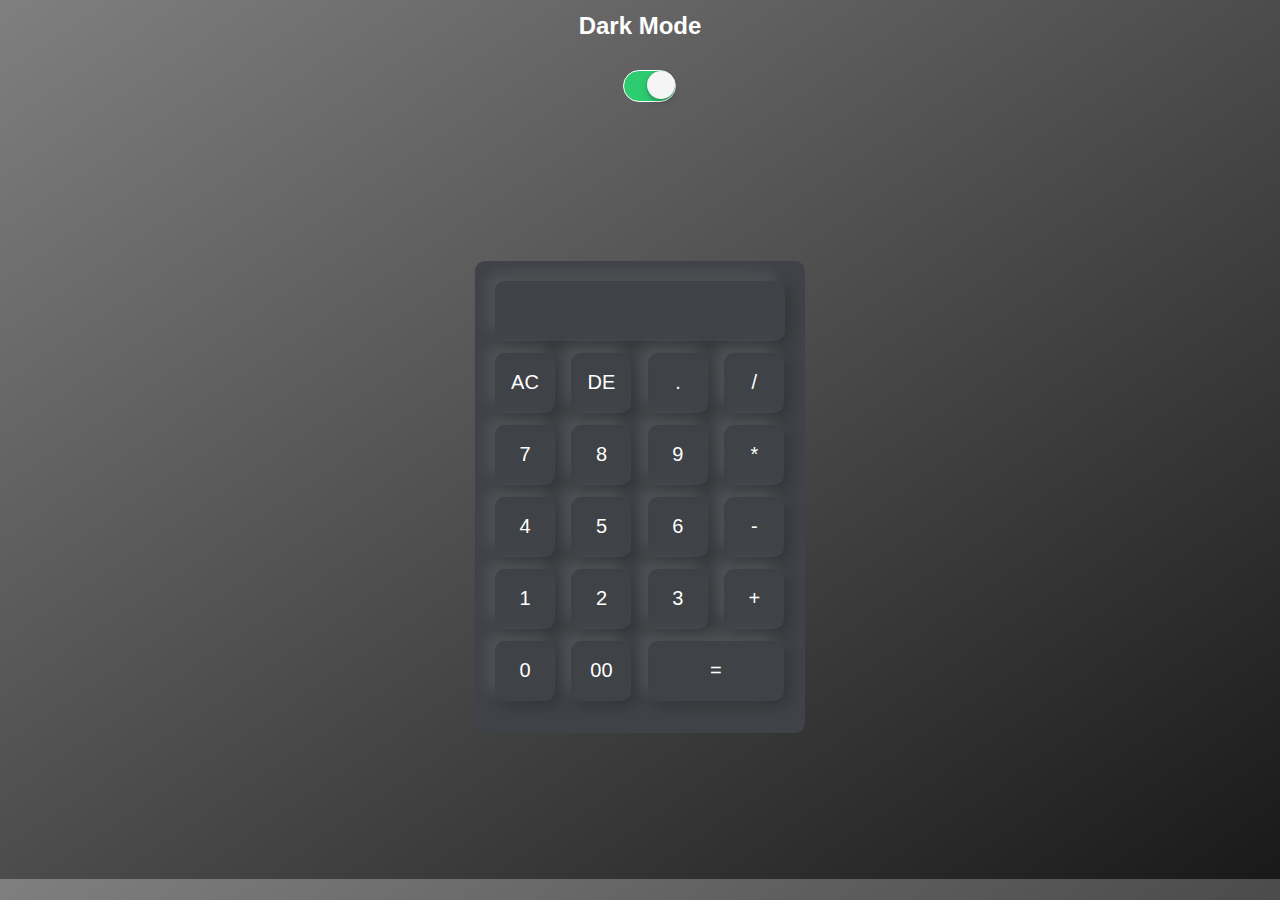
<file: Calculator/index.html>
<!DOCTYPE html>
<html lang="en">
<head>
  <meta charset="UTF-8">
  <meta name="viewport" content="width=device-width, initial-scale=1.0">
  <title>Calculator</title>
  <link rel="stylesheet" href="./style.css">
  <link rel="icon" type="image/x-icon" href="./images/calculator.ico">
</head>
<body>
  <div id="h2" class="heading__secondary"><h2>Dark Mode</h2></div>
  <div class="toggleWrapper">
    <input  type="checkbox" name="toggle1" class="mobileToggle" id="toggle1" checked>
    <label onclick="checked()" for="toggle1"></label>
  </div>
  <div class="container">
      <div id="C1" class="calculator">
        <form  class="calculator__form">
          <div>
            <input id="Display" type="text" name="display">
          </div>
          <div>
            <input id="input1" type="button" value="AC" onclick="AC()">
            <input id="input2" type="button" value="DE" onclick="DE()">
            <input id="input3" type="button" value="." onclick="addNumber('.')">
            <input id="input4" type="button" value="/" onclick="addNumber('/')">
          </div>
          <div>
            <input id="input5" type="button" value="7"  onclick="addNumber('7')">
            <input id="input6" type="button" value="8"onclick="addNumber('8')">
            <input id="input7" type="button" value="9" onclick="addNumber('9')">
            <input id="input8" type="button" value="*" onclick="addNumber('*')">
          </div>
          <div>
            <input id="input9" type="button" value="4"  onclick="addNumber('4')">
            <input id="input10" type="button" value="5" onclick="addNumber('5')">
            <input id="input11" type="button" value="6"  onclick="addNumber('6')">
            <input id="input12" type="button" value="-" onclick="addNumber('-')">
          </div>
          <div>
            <input id="input13" type="button" value="1"onclick="addNumber('1')">
            <input id="input14" type="button" value="2"  onclick="addNumber('2')">
            <input id="input15" type="button" value="3" onclick="addNumber('3')">
            <input id="input16" type="button" value="+"  onclick="addNumber('+')">
          </div>
          <div>
            <input id="input17" type="button" value="0" onclick="addNumber('0')">
            <input id="input18" type="button" value="00" onclick="addNumber('00')">
            <input id="LastOne"  type="button" value="=" onclick="solve()">
          </div>
        </form>
      </div>
  </div>
  <script src="./index.js"></script>
</body>
</html>
</file>
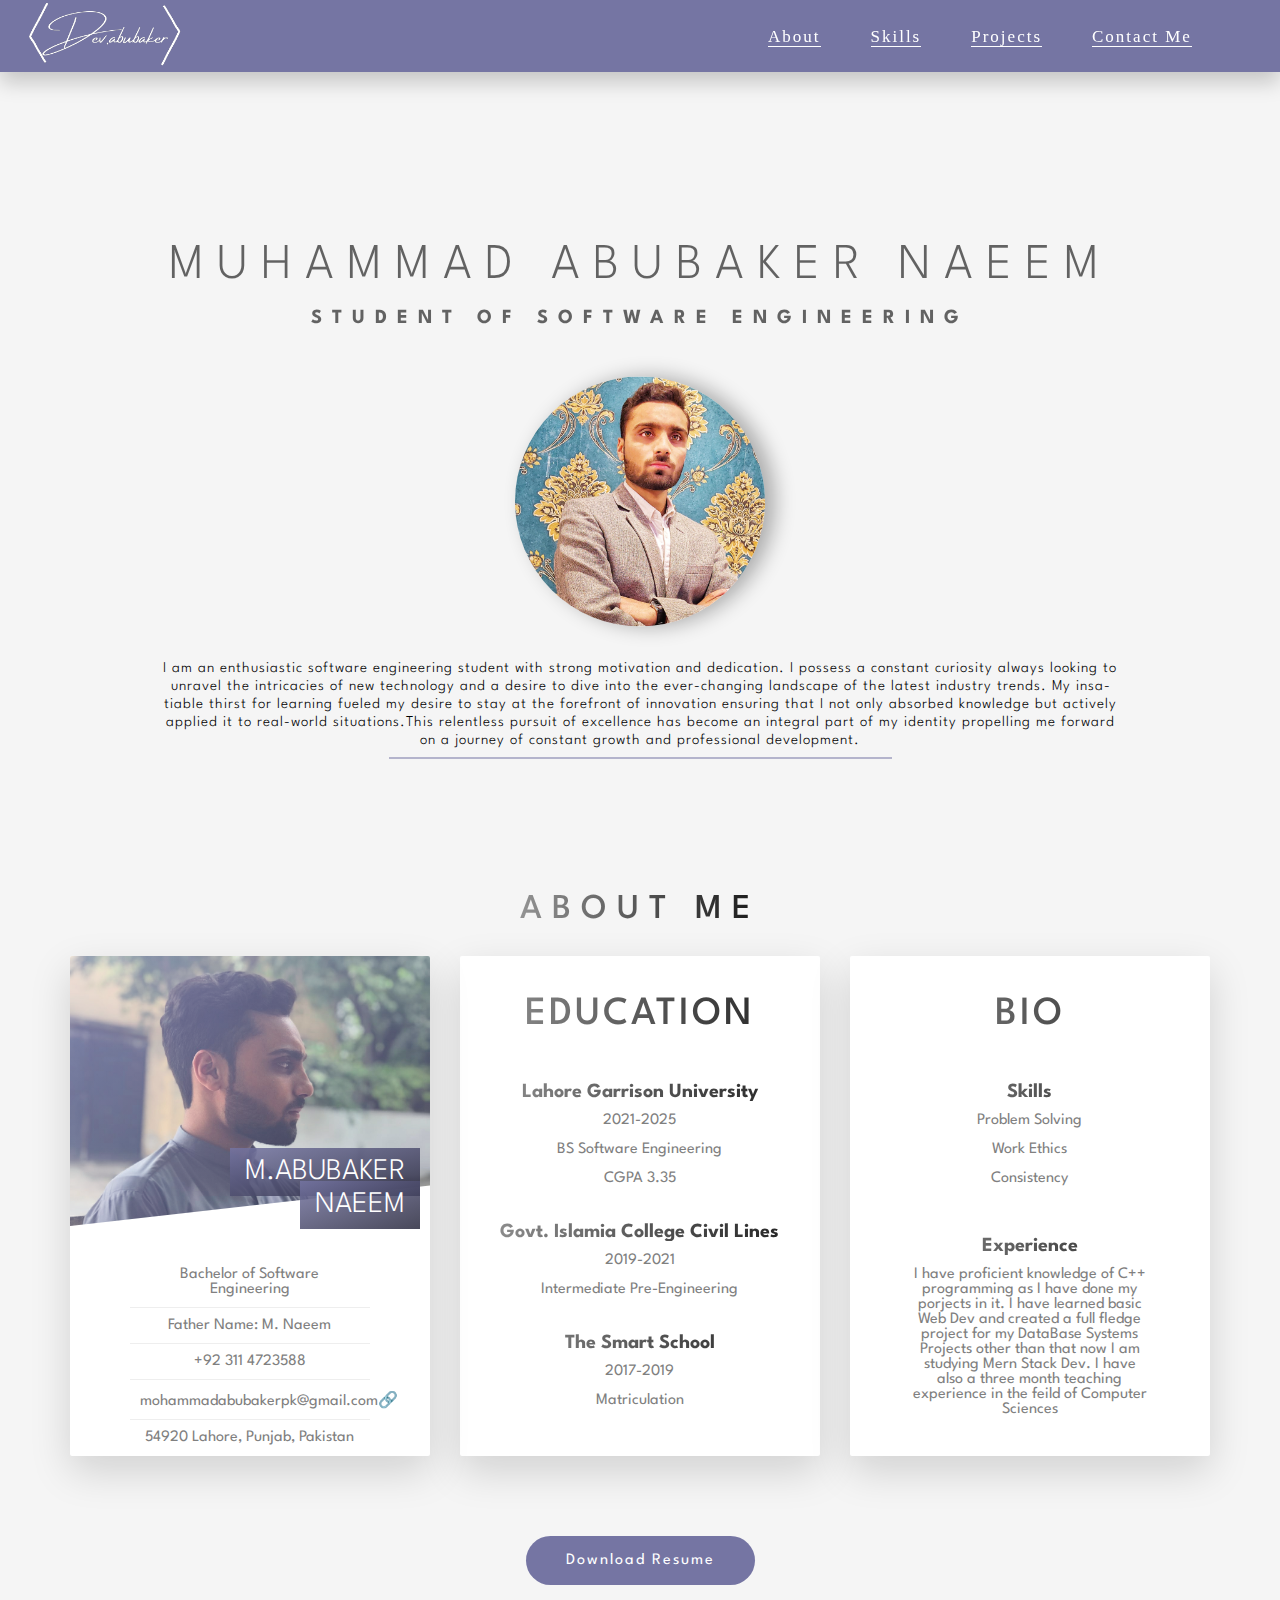
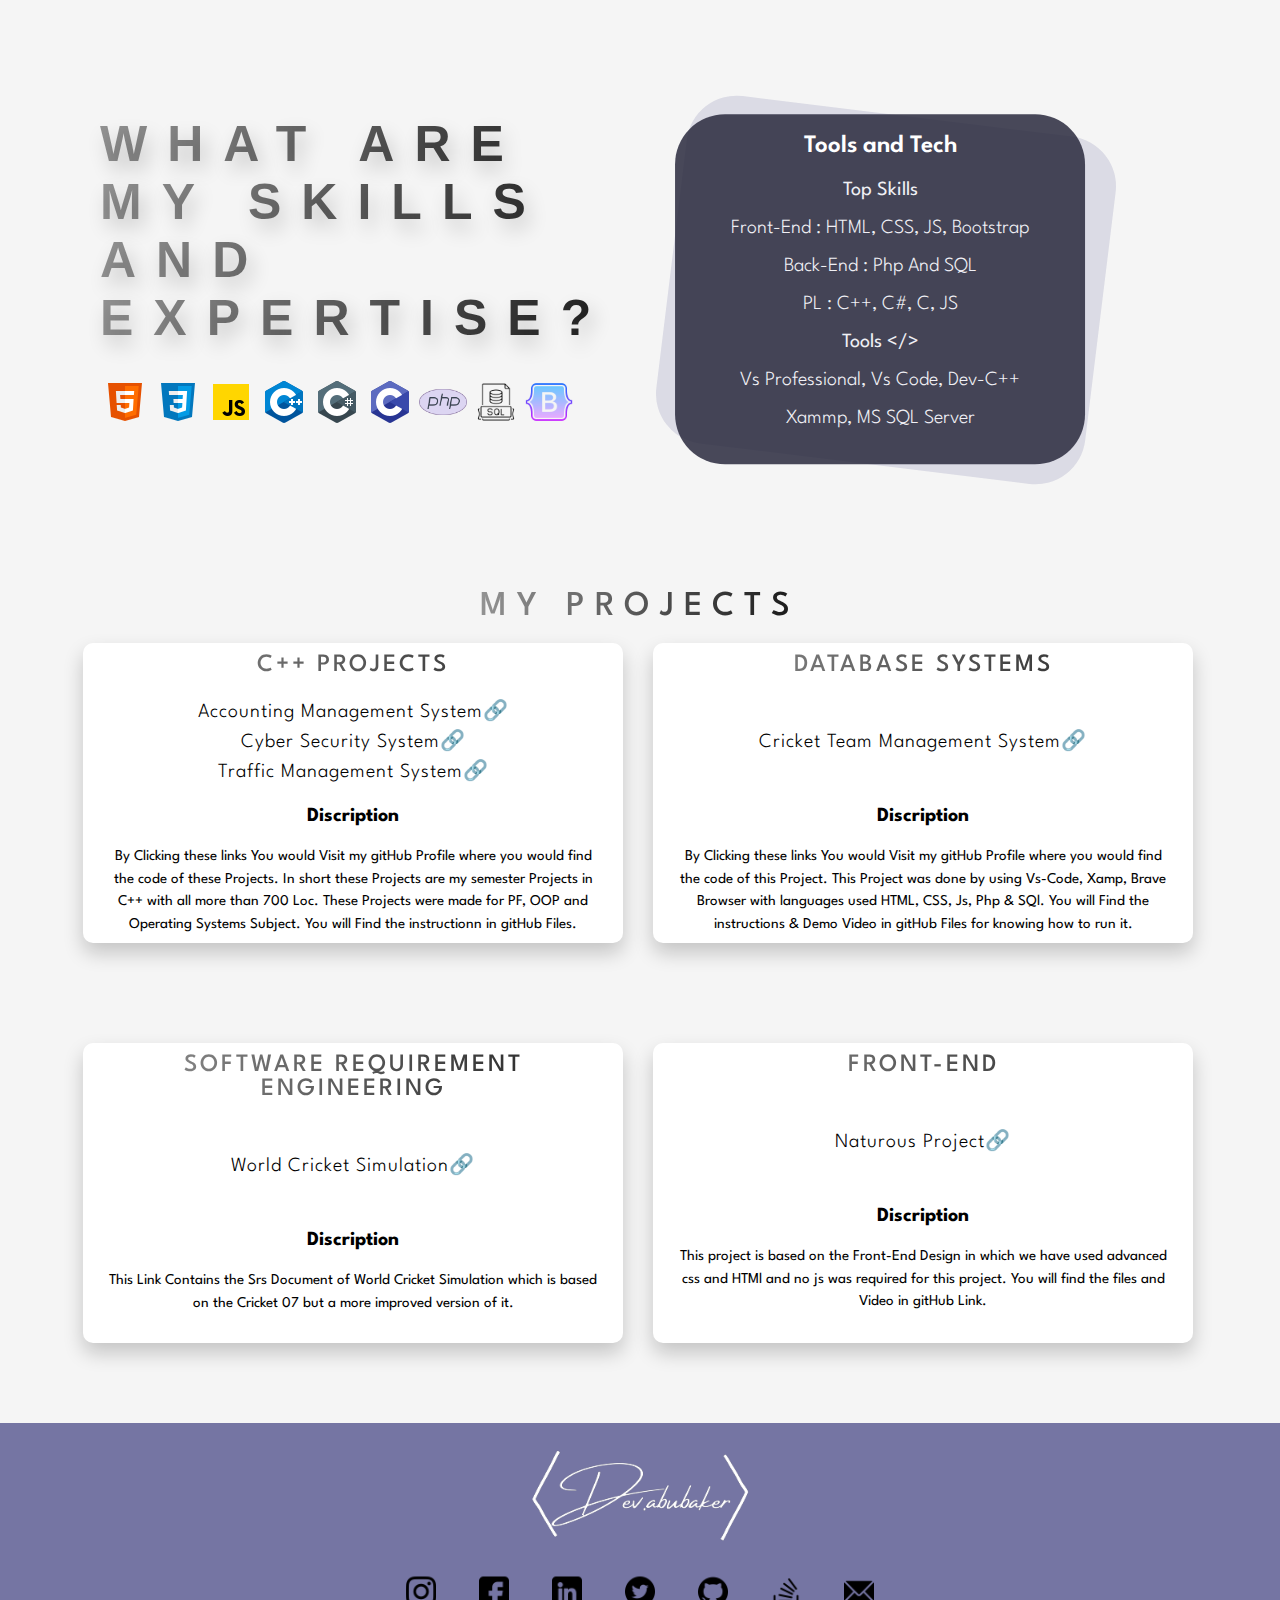
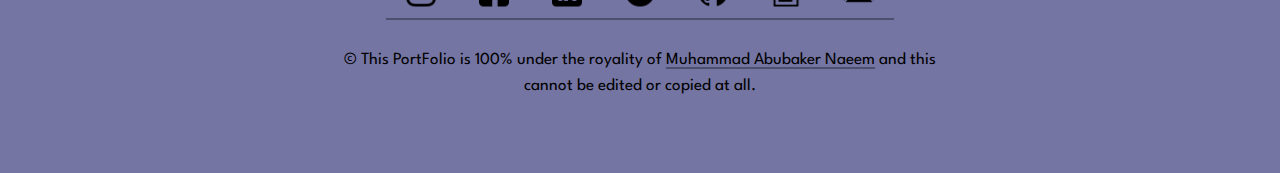
<file: MyPortFolio/index.html>
<!DOCTYPE html>
<html lang="en">

<head>
  <meta charset="UTF-8" />
  <meta name="viewport" content="width=device-width, initial-scale=1.0" />
  <link rel="preconnect" href="https://fonts.googleapis.com" />
  <link rel="preconnect" href="https://fonts.gstatic.com" crossorigin />
  <link
    href="https://fonts.googleapis.com/css2?family=Lato:ital,wght@0,100;0,300;0,400;0,700;0,900;1,400;1,700;1,900&family=League+Spartan:wght@100;200;300;400;600;700;800;900&display=swap"
    rel="stylesheet" />
  <title>PortFolio Abubaker-Naeem</title>
  <link rel="icon" type="image/x-icon" href="./images/logo.ico" />
  <link rel="stylesheet" href="./style.css" />
  <link rel="stylesheet" href="https://cdnjs.cloudflare.com/ajax/libs/font-awesome/6.4.2/css/all.min.css"
    integrity="sha512-z3gLpd7yknf1YoNbCzqRKc4qyor8gaKU1qmn+CShxbuBusANI9QpRohGBreCFkKxLhei6S9CQXFEbbKuqLg0DA=="
    crossorigin="anonymous" referrerpolicy="no-referrer" />
</head>

<body>
  <nav class="container navbar">
    <div class="navbar__logo-box">
      <img class="navbar__logo" src="./images/logo.png" alt="Logo" />
    </div>

    <ul class="navbar__list">
      <li><a class="list__elements" href="#section-about">About</a></li>
      <li><a class="list__elements" href="#section-skills">Skills</a></li>
      <li><a class="list__elements" href="#section-projects">Projects</a></li>
      <li><a class="list__elements" href="#footer">Contact Me</a></li>
    </ul>
  </nav>

  <header class="header">
    <div class="header__text-box">
      <h1 class="heading-primary">
        <span class="heading-primary--main">Muhammad Abubaker Naeem</span>
        <span class="heading-primary--sub">Student of Software Engineering</span>
      </h1>
      <span class="Header__img">
        <img class="img__my-image" src="./images/mypic.jpg" alt="My-Pic" />
      </span>
      <span class="header__summary">
        <p>
          I am an enthusiastic software engineering student with strong
          motivation and dedication. I possess a constant curiosity always
          looking to unravel the intricacies of new technology and a desire to
          dive into the ever-changing landscape of the latest industry trends.
          My insatiable thirst for learning fueled my desire to stay at the
          forefront of innovation ensuring that I not only absorbed knowledge
          but actively applied it to real-world situations.This relentless
          pursuit of excellence has become an integral part of my identity
          propelling me forward on a journey of constant growth and
          professional development.
        </p>
      </span>
      <br />
      <span class="borderLine">&nbsp;</span>
    </div>
  </header>
  <main>
    <section class="section-about" id="section-about">
      <div class="u-center-text margin-top-about">
        <h2 class="heading-secondary">About Me</h2>
      </div>
      <div class="row">
        <div class="col-to-alter col-1-of-3">
          <div class="box">
            <div class="box__picture">&nbsp;</div>
            <h4 class="box__heading">
              <span class="box__heading-span">M.Abubaker Naeem</span>
            </h4>
            <div class="box__details">
              <ul class="box__details-ul">
                <li class="box__details-li">
                  Bachelor of Software Engineering
                </li>
                <li class="box__details-li">Father Name: M. Naeem</li>
                <li class="box__details-li">+92 311 4723588</li>
                <li class="box__details-li">
                  <a href="https://mail.google.com/mail/?view=cm&fs=1&tf=1&to=mohammadabubakerpk@gmail.com"
                    target="_blank">mohammadabubakerpk@gmail.com🔗</a>
                </li>
                <li class="box__details-li">
                  54920 Lahore, Punjab, Pakistan
                </li>
              </ul>
            </div>
          </div>
        </div>
        <div class="col-1-of-3">
          <div class="education-box">
            <h3 class="heading-tertiary">Education</h3>

            <div class="education__details education__details--1">
              <h4 class="education__heading">Lahore Garrison University</h4>
              <ul class="education__paragraph-ul">
                <li class="education__paragraph-li">2021-2025</li>
                <li class="education__paragraph-li">
                  BS Software Engineering
                </li>
                <li class="education__paragraph-li">CGPA 3.35</li>
              </ul>
            </div>
            <div class="education__details education__details--2">
              <h4 class="education__heading">
                Govt. Islamia College Civil Lines
              </h4>
              <ul class="education__paragraph-ul">
                <li class="education__paragraph-li">2019-2021</li>
                <li class="education__paragraph-li">
                  Intermediate Pre-Engineering
                </li>
              </ul>
            </div>
            <div class="education__details education__details--3">
              <h4 class="education__heading">The Smart School</h4>
              <ul class="education__paragraph-ul">
                <li class="education__paragraph-li">2017-2019</li>
                <li class="education__paragraph-li">Matriculation</li>
              </ul>
            </div>
          </div>
        </div>
        <div class="col-1-of-3">
          <div class="education-box">
            <h3 class="heading-tertiary">BIO</h3>
            <div class="education__details education__details--1">
              <h4 class="education__heading">Skills</h4>
              <ul class="education__paragraph-ul">
                <li class="education__paragraph-li">Problem Solving</li>
                <li class="education__paragraph-li">Work Ethics</li>
                <li class="education__paragraph-li">Consistency</li>
                <li class="education__paragraph-li"></li>
              </ul>
            </div>
            <div class="education__details education__details--4">
              <h4 class="education__heading">Experience</h4>
              <ul class="education__paragraph-ul">
                <li class="education__paragraph-li">
                  I have proficient knowledge of C++ programming as I have
                  done my porjects in it. I have learned basic Web Dev and
                  created a full fledge project for my DataBase Systems
                  Projects other than that now I am studying Mern Stack Dev. I
                  have also a three month teaching experience in the feild of
                  Computer Sciences
                </li>
              </ul>
            </div>
          </div>
        </div>
      </div>
      <div class="button">
        <a href="./pdfFiles/new one.pdf" target="__blank" class="btn btn-purple">Download resume</a>
      </div>
    </section>
    <section class="section-skills" id="section-skills">

      <div class="section-skills__bar">
        <div class="row">
          <div class="col-1-of-2 specific-col">
            <h2 class=" heading__skills">What Are my Skills and Expertise?</h2>
            <div class="languages__icon">
              <img class="languages__icon-pic1" src="./images/icons/Html.png" alt="HTML">
              <img class="languages__icon-pic1" src="./images/icons/Css.png" alt="CSS">
              <img class="languages__icon-pic1" src="./images/icons/Js.png" alt="JS">
              <img class="languages__icon-pic1" src="./images/icons/C++.png" alt="C++">
              <img class="languages__icon-pic1" src="./images/icons/Csharp.png" alt="C#">
              <img class="languages__icon-pic1" src="./images/icons/C.png" alt="C">
              <img class="languages__icon-pic1 php-icon" src="./images/icons/php.png" alt="PHP">
              <img class="languages__icon-pic1" src="./images/icons/SQl.png" alt="SQL">
              <img class="languages__icon-pic1" src="./images/icons/bootstrap.png" alt="Bootstrap">
            </div>
          </div>
          <div class="col-1-of-2">
            <div class="box-1">
              <div class="box-2">
                <h4 class="box-2__heading">Tools and Tech<h4>
                    <div class="box-2__details">
                      <ul class="box-2__ul">
                        <li class="box-2__li"><b>Top Skills</b></li>
                        <li class="box-2__li">Front-End : HTML, CSS, JS, Bootstrap</li>
                        <li class="box-2__li">Back-End : Php and SQL</li>
                        <li class="box-2__li">PL : C++, C#, C, JS</li>
                        <li class="box-2__li"><b>Tools &lt;/&gt;</b></li>
                        <li class="box-2__li">Vs Professional, Vs Code, Dev-C++</li>
                        <li class="box-2__li">Xammp, MS SQL Server</li>
                      </ul>
                    </div>
              </div>
            </div>
          </div>
        </div>
      </div>
    </section>
    <section class="section-projects" id="section-projects">
      <div class="u-center-text">
        <h2 class="heading-secondary ">My Projects</h2>
      </div>
      <div class="row">
        <div class="col-1-of-2">
          <div class="proj-Box">
            <h3 class="heading-tertiary proj-Box__heading">C++ Projects</h3>
            <div class="proj-Box__details">
              <ul class="proj-Box__details-ul">
                <li class="proj-Box__details-li"><a href="https://github.com/Abubaker006/PF-and-OOP-Projects.git"
                    target="_blank">Accounting Management System🔗</a></li>
                <li class="proj-Box__details-li"><a href="https://github.com/Abubaker006/PF-and-OOP-Projects.git"
                    target="_blank">Cyber Security System🔗</a></li>
                <li class="proj-Box__details-li"><a href="https://github.com/Abubaker006/Operating-System-Project.git"
                    target="_blank">Traffic Management System🔗</a></li>
              </ul>
            </div>
            <div class="u-center-text">
              <h4 class="Heading-proj-Box-small">Discription</h4>
              <p class="text_proj-Box">
                By Clicking these links You would Visit my gitHub Profile where you would find the code of these
                Projects. In short these Projects are my semester Projects in C++ with all more than 700 Loc. These
                Projects were made for PF, OOP and Operating Systems Subject. You will Find the instructionn in gitHub
                Files.
              </p>
            </div>
          </div>
        </div>
        <div class="col-1-of-2">
          <div class="proj-Box">
            <h3 class="heading-tertiary proj-Box__heading">Database Systems</h3>
            <div class="proj-Box__details ">
              <ul class="proj-Box__details-ul u-margin-top-medium">
                <li class="proj-Box__details-li"><a href="https://github.com/Abubaker006/Database-Systems-Project.git"
                    target="_blank">Cricket Team Management System🔗</a></li>
              </ul>
            </div>
            <div class="u-center-text ">
              <h4 class="heading-proj-box-2">Discription</h4>
              <p class="text_proj-Box">
                By Clicking these links You would Visit my gitHub Profile where you would find the code of this Project.
                This Project was done by using Vs-Code, Xamp, Brave Browser with languages used HTML, CSS, Js, Php &
                SQl. You will Find the instructions & Demo Video in gitHub Files for knowing how to run it.
              </p>
            </div>
          </div>
        </div>
      </div>

      <div class="row">
        <div class="col-1-of-2">
          <div class="proj-Box">
            <h3 class="heading-tertiary proj-Box__heading">Software Requirement Engineering</h3>
            <div class="proj-Box__details ">
              <ul class="proj-Box__details-ul u-margin-top-medium">
                <li class="proj-Box__details-li"><a href="./pdfFiles/New SRS of World Cricket Simulator .pdf"
                    target="_blank">World Cricket Simulation🔗</a></li>
              </ul>
            </div>
            <div class="u-center-text ">
              <h4 class="heading-proj-box-2">Discription</h4>
              <p class="text_proj-Box">
                This Link Contains the Srs Document of World Cricket Simulation which is based on the Cricket 07 but a
                more improved version of it.
              </p>
            </div>
          </div>
        </div>

        <div class="col-1-of-2">
          <div class="proj-Box">
            <h3 class="heading-tertiary proj-Box__heading">Front-End</h3>
            <div class="proj-Box__details ">
              <ul class="proj-Box__details-ul u-margin-top-medium">
                <li class="proj-Box__details-li"><a
                    href="https://github.com/Abubaker006/Nature---Natours-Project-CSS.git" target="_blank">Naturous
                    Project🔗</a></li>
              </ul>
            </div>
            <div class="u-center-text ">
              <h4 class="heading-proj-box-2">Discription</h4>
              <p class="text_proj-Box">
                This project is based on the Front-End Design in which we have used advanced css and HTMl and no js was
                required for this project. You will find the files and Video in gitHub Link.
              </p>
            </div>
          </div>
        </div>
      </div>
    </section>
  </main>

  <footer class="footer" id="footer">
    <div class="footer__logo-box">
      <img class="logo-box__logo" src="./images/logo.png" alt="Logo">
    </div>
    <div class="footer__box">

      <a class="contact__logo" href="https://instagram.com/_abubaker_naeem?utm_source=qr&igshid=ZDc4ODBmNjlmNQ%3D%3D" target="_blank"><img src="./images/socialLinks/instagram.png" alt="Instagram-logo"></a>
      <a class="contact__logo" href="https://www.facebook.com/MohammadAbubakerNaeem?mibextid=ZbWKwL" target="_blank"><img src="./images/socialLinks/facebook.png" alt="Facebook-logo"></a>
      <a class="contact__logo" href="https://www.linkedin.com/in/mohammad-abubaker-naeem-b2a702235" target="_blank"><img src="./images/socialLinks/linkedin.png" alt="LinkedIN-logo"></a>
      <a class="contact__logo" href="https://twitter.com/Abubaker023?t=g8ns5QiQq1QSr_h5f0Y29A&s=09" target="_blank"><img src="./images/socialLinks/twitter.png" alt="twitter-logo"></a>
      <a class="contact__logo" href="https://github.com/Abubaker006" target="_blank"><img src="./images/socialLinks/github.png" alt="GitHub-logo"></a>
      <a class="contact__logo" href="https://stackoverflow.com/users/22087518/muhammad-abubaker-naeem" target="_blank"><img src="./images/socialLinks/stack-overflow.png" alt="StackOverflow-logo"></a>
      <a class="contact__logo" href="https://mail.google.com/mail/?view=cm&fs=1&tf=1&to=mohammadabubakerpk@gmail.com"  target="_blank"><img src="./images/socialLinks/email.png" alt="Email-logo"></a>
    </div>
    <div class="copyRightMessage">
      <p class="copyRightMessage__paragraph">
      &copy;  This PortFolio is 100%  under the royality of <a href="https://www.linkedin.com/in/mohammad-abubaker-naeem-b2a702235" target="_blank">Muhammad Abubaker Naeem</a> and this cannot be edited or copied at all.
    </p></div>
  </footer>
</body>

</html>
</file>
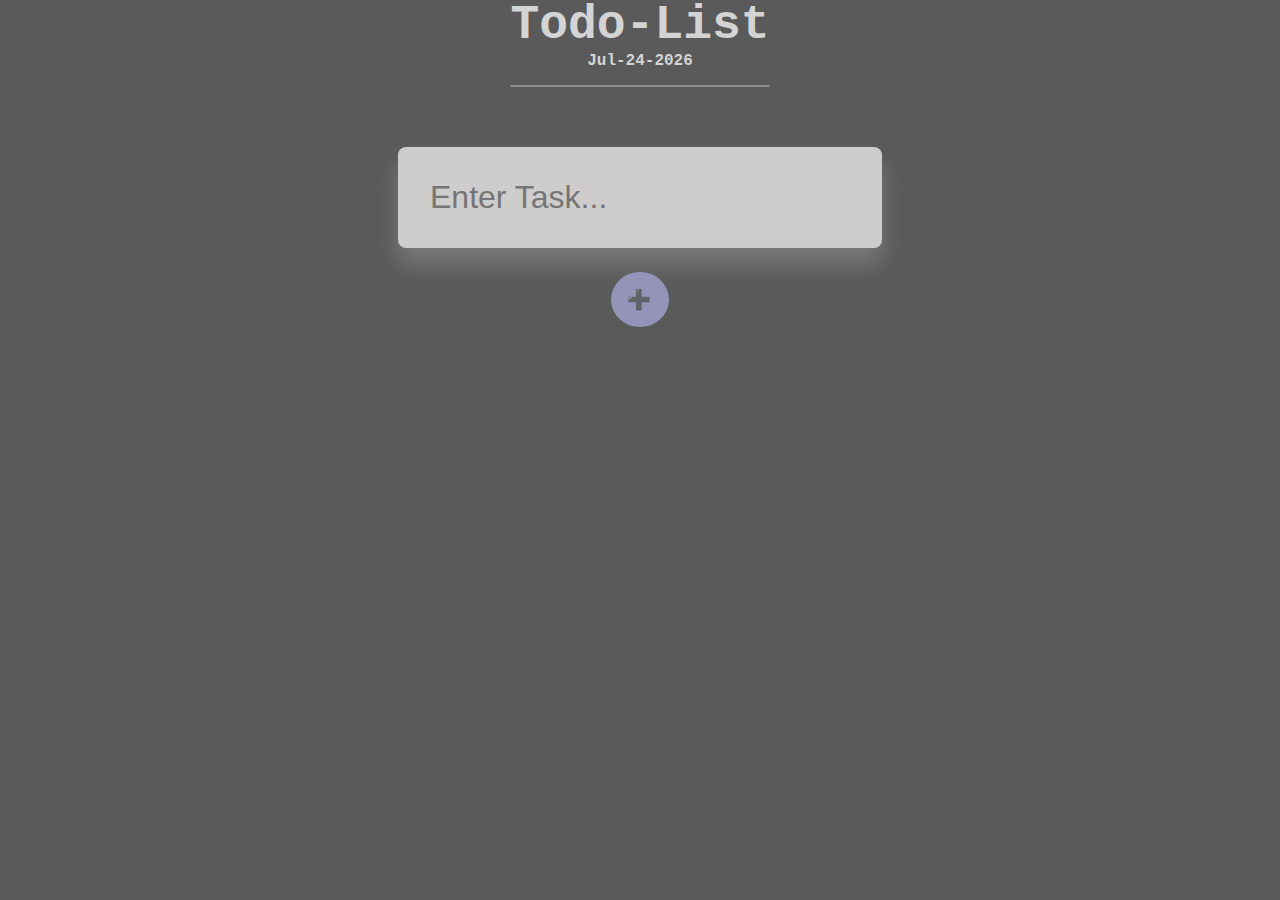
<file: Todo-List/index.html>
<!DOCTYPE html>
<html lang="en">
  <head>
    <meta charset="UTF-8" />
    <meta name="viewport" content="width=device-width, initial-scale=1.0" />
    <title>To-Do List</title>
    <link rel="icon" type="image/x-icon" href="/images/to-do-list.png" />
    <link rel="stylesheet" href="./style.css" />
  </head>
  <body>
    <header class="header">
      <div class="header__heading-box">
        <h1 class="header__heading">Todo-List</h1>
        <h4 class="heading"></h4>
      </div>
    </header>
    <main>
      <section class="section-note">
        <div class="note">
          <input
            id="input-note"
            class="note__input"
            type="text"
            name="inputNote"
            placeholder="Enter Task..." />
        </div>
        <div class="btn-box"><button id="push" class="btn">➕</button></div>
      </section>
      <section id="sectionForList" class="section-list">
        <!-- this part will contain the dynamically created notes -->
      </section>
    </main>
    <script src="./index.js"></script>
  </body>
</html>
</file>
<file: Calculator/style.css>
*{
  padding: 0;
  margin: 0;

  box-sizing: border-box;
}
body{
  background-image: linear-gradient(to right bottom, rgb(0,0,0,0.5),rgb(0,0,0,0.9));
  font-family: 'Poppins', sans-serif;
}
::-webkit-scrollbar {

  width: 10px;
}

/* Track */
::-webkit-scrollbar-track {

  background: #f1f1f1;
}
/* Handle */
::-webkit-scrollbar-thumb {
  
  background:  #3f4246;
}

/* Handle on hover */
::-webkit-scrollbar-thumb:hover {
 
  background:  #3f4246;
}
/* css for our calculator starting from here */
/* heading-calculator */
/* the container which contains the calculator */
.container{
  width: 100%;
  height: 85vh;
  display: flex;
  align-items: center;
  justify-content: center;
}
.calculator{
  background-color: #3f4246;
  padding: 20px;
  border-radius:10px;
 
}
#LastOne{
  width: 136px;
}
#Display{
  width: 290px;
  padding: 0 10px;
  margin-bottom: 12px;
  text-align: right;
  font-size: 30px;
}
#Display:active{
 box-shadow:-8px -8px 15px rgba(255,255,255,0.1),5px  5px 15px rgba(0,0,0,0.2);
}
.calculator__form input{
  border: 0;
  outline: none;
  width: 60px;
  height: 60px;
  border-radius: 10px;
  box-shadow:-8px -8px 15px rgba(255,255,255,0.1),5px  5px 15px rgba(0,0,0,0.2);
  background-color:transparent;
  font-size:20px;
  color: white;
  cursor: pointer;
  transition: all .2s;
}
.calculator__form input:active{
  transform: translateY(-3px);
  box-shadow: 0 1rem 2rem rgba(0,0,0,0.2);}

  .calculator__form input:active{
    transform: translateY(-1px);
  }
  .calculator__form input:not(:last-child)
  {
    margin-right: 12px;
    margin-bottom: 12px;
  }



/* dard and light mode color changing for Page */

 /* #2ecc71  lightgray whitesmoke */


.heading__secondary{
  margin-top: 12px;
 color: white;
 text-align: center;
}
.toggleWrapper {
  text-align: center;
  margin: auto;
  padding: 10px;
  width: 55px;
  /* border: 1px solid lightgray; */
  margin-top: 20px;
  border-radius: 5px;
  /* background: white; */
}
.toggleWrapper input.mobileToggle {
  opacity: 0;
  position: absolute;
}
.toggleWrapper input.mobileToggle + label {
  position: relative;
  display: inline-block;
  -webkit-user-select: none;
     -moz-user-select: none;
      -ms-user-select: none;
          user-select: none;
  transition: 0.4s ease;
  height: 30px;
  width: 50px;
  border-radius: 60px;
}
.toggleWrapper input.mobileToggle + label:before {
  border: 1px solid white;
  content: "";
  position: absolute;
  display: block;
  transition: 0.2s cubic-bezier(0.24, 0, 0.5, 1);
  height: 30px;
  width: 51px;
  top: 0;
  left: 0;
  border-radius: 30px;
}
.toggleWrapper input.mobileToggle + label:after {
  content: "";
  position: absolute;
  display: block;
  box-shadow: 0 0 0 1px hsla(0, 0%, 0%, 0.1), 0 4px 0px 0 hsla(0, 0%, 0%, 0.04), 0 4px 9px hsla(0, 0%, 0%, 0.13), 0 3px 3px hsla(0, 0%, 0%, 0.05);
  transition: 0.35s cubic-bezier(0.54, 1.6, 0.5, 1);
  background: whitesmoke;
  height: 28px;
  width: 28px;
  top: 1px;
  left: 0px;
  border-radius: 60px;
}
.toggleWrapper input.mobileToggle:checked + label:before {
  background: #2ecc71;
  transition: width 0.2s cubic-bezier(0, 0, 0, 0.1);
}
.toggleWrapper input.mobileToggle:checked + label:after {
  left: 24px;
}
</file>
<file: MyPortFolio/style.css>
*{
  padding: 0;
  margin: 0;
  box-sizing: border-box;
}
html{
  height: 300%;
  font-size: 62.5%;
}
body{
  font-family: 'League Spartan', sans-serif;
}
/* scroll-bar */
/* width */
::-webkit-scrollbar {
  
  width: 1rem;
}

/* Track */
::-webkit-scrollbar-track {

  background: #f1f1f1;
}
/* Handle */
::-webkit-scrollbar-thumb {

  background: #888;
}

/* Handle on hover */
::-webkit-scrollbar-thumb:hover {

  background: #555;
}
/* nav bar */
.container{
  position: fixed;
  width: 100%;
  z-index: 100;
  box-shadow: 0rem 1rem 2rem rgba(0,0,0,0.2);
}
.navbar{
  background-color: 	 #7575a3;
  padding: 0;
}
.navbar__logo-box
{
  display: inline-block;
  margin-left: 2rem;

}
.navbar__logo{
  height:7rem;
}
.navbar__list{
  text-transform:capitalize;
  letter-spacing: 2px;
  font-size: 1.7rem;
  position: absolute;
  list-style: none;
  display: flex;
  justify-content: center;
  align-items: center;
  margin-top: -4.5rem;
  left: 60%
}
.list__elements{
  font-family: 'sans serif';
  text-decoration: none;
  margin-right: 5rem;
  color: white;
  font-weight:200;
  border-bottom: 1px solid white;
  
  transition: all .2s;
}
.list__elements:hover{
  transform: scale(1.5);
  box-shadow: 0 1rem 2rem rgba(0,0,0,0.2);
  box-shadow: 0 1rem 2rem rgba(0,0,0,0.2);
  padding: .5rem 1rem;
  border-bottom: none;
  border-radius: .5rem;
  background-color: rgb(93, 93, 131);
  color: whitesmoke;
}


/* header component */

.header{
width: 100%;
height: 97vh;
background-color: whitesmoke;
background-size:cover;
background-position: top;
}
.header__text-box{

  width: 75%;
position:absolute;
top: 50%;
left: 50%;
transform: translate(-50%,-50%);
text-align: center;
}
.heading-primary{
  
  color: rgba(0,0,0,0.6);
text-transform: uppercase;
backface-visibility: hidden;
margin-top: 10rem;
margin-bottom: 5rem;
}
.heading-primary--main{
  
  display: block;
  font-size: 5rem;
  font-weight: 300;
  letter-spacing: 1.3rem;
  animation: moveInLeft;
  animation-duration: 1s;
  animation-timing-function: ease-out;
}
.heading-primary--sub{
display: block;
font-size: 2rem;
font-weight: 700;
letter-spacing: 1rem;
padding-top: 2rem;
animation: moveInRight;
animation-duration: 1s;
animation-timing-function: ease-out;
}

@keyframes moveInLeft {
  0%{
    opacity: 0;
    transform: translateX(-10rem);
  }
  80%{
  opacity: 0.5;
  transform: translateX(1rem);
  }
  100%{
    opacity:1;
    transform:translateX(0);
  }
}
@keyframes moveInRight{
  0%{
    opacity: 0;
    transform: translateX(10rem)
  }
  80%{
   opacity: 0.5;
   transform: translateX(-1rem);
  }
  100%{
    opacity: 1;
    transform: translateX(0);
  }
}

/* editing my pic */
.Header__img {
  display: block;
  animation: moveInBottom 1s ease-in-out forwards;
}

.img__my-image {
  height: 25rem;
  border-radius: 50%;
  box-shadow: 1rem 0rem 2rem rgba(0,0,0,0.3);
  margin-bottom: 3rem;
}

@keyframes moveInBottom {
  0% {
    opacity: 0;
    transform: translateY(4rem);
  }
  100% {
    opacity: 1;
    transform: translateY(0);
  }
}

/* paragraph for the Profile, Summary about me */
.header__summary p{
  text-align: center;
  font-size: 1.5rem;
  font-weight: 300;
  letter-spacing: 1px;
  -webkit-hyphens: auto;
  hyphens: auto;
  line-height: 1.2;
  display: inline;
}
/* this is the line between the section and the header component */
.borderLine{
padding: 0 25rem;
border-bottom: 1px solid #7575a3;
}
/* about components */
.section-about{  

  background-color: whitesmoke;
  padding-top:25rem;
  padding-bottom: 8rem;
}

.heading-secondary{
  text-transform: uppercase;
  font-size: 3.5rem;
  font-weight:500;
  letter-spacing: 1rem;
  display: inline-block;
  background-image: linear-gradient(to right, rgb(0, 0, 0,0.4),rgb(0,0,0,0.9));
  -webkit-background-clip: text;
  background-clip: text; 
  color: transparent;
  transition: all;
  transition-duration: .2s;
  transition-timing-function: ease-in-out;
}
.heading-secondary:hover{
  transform: skewY(2deg) skewX(15deg) scale(1.1);
  text-shadow: .5rem 1rem 2rem rgba(0,0,0,0.2);
}
.row{
  max-width: 114rem;
  margin: 0 auto;
  /*  clearFix used in 243 line */
 }
 .row:not(:last-child){
  margin-bottom: 8rem;
 }
 .col-1-of-3{
  width: calc( (100% - 6rem) / 3);
  float: left;
 
 }
.col-1-of-3:not(:last-child){
   margin-right: 3rem;
 
 }
 .col-1-of-2{
  width: calc( (100% - 6rem) / 2);
  float: left;
 }
 .col-1-of-2:not(:last-child){
  margin-right: 3rem;
}
.col-1-of-1{
  width: calc( (100% - 6rem) / 1);
  float: left;
  background-color: orangered;
}
.row::after{
  content:"";
  display:table;
  clear:both;
}
/* creating the card */
.box{
  height: 50rem;
  background-color: white;
  border-radius: 2px;
  box-shadow: 0 1.5rem 4rem rgba(0,0,0,0.15);
  position: relative;
  transition: all .2s ease-in-out;
}
.box:hover{
  transform:  scale(.95);
}
.box__picture{
  border-top-left-radius: 2px;
border-top-right-radius: 2px;
  background-size:cover;
  height: 27rem;
  background-blend-mode: screen;
  -webkit-clip-path: polygon(100% 85%, 0 100%, 0% 0%, 100% 0);
clip-path: polygon(100% 85%, 0 100%, 0% 0%, 100% 0);
background-image:  linear-gradient(to right bottom,   #7575a3,  #29293d),url(./images/myPic-2.jpg);
}
.box__heading{
  position: absolute;
  top: 20rem;
  right: 1rem;
  text-align: right;
  font-size: 3rem;
  font-weight: 300;
  text-transform: uppercase;
  color: white;
  width: 75%;
}

.box__heading-span{
  line-height: 1.1;
  padding: 1rem 1.5rem;
-webkit-box-decoration-break: clone;
box-decoration-break: clone;
background-image: linear-gradient(to right bottom, rgb(117, 117, 163,.85),rgb(41, 41, 61,.85));
}

.box__details{
  padding: 3rem;
  margin-top: 1px;
}
.box__details-ul{
  list-style: none;
  margin: auto;
  width: 80%;
  color: grey;
}
.box__details-li{
  text-align: center;
font-size: 1.6rem;
padding: 1rem;
}
.box__details-li a{
text-decoration: none;
color: grey;
}
.box__details-li:not(:last-child)
{
  border-bottom: 1px solid #eee;
}

/* the education details component */
.education-box{
  border-radius: 2px;
  height: 50rem;
  padding-top: 4rem;
  box-shadow: 0 1.5rem 4rem rgba(0,0,0,0.15);
  background-color: white;
  text-align:center ;
  transition: all .2s ease-in-out;
}
.education-box:hover{
  transform:  scale(.95);
}

.heading-tertiary{
  text-transform: uppercase;
  font-weight: 500;
  font-size: 4rem;
  letter-spacing: 3px;
  background-image: linear-gradient(to right, rgb(0, 0, 0,0.4),rgb(0,0,0,0.9));
  -webkit-background-clip: text;
  background-clip: text; 
  color: transparent;
  letter-spacing: 3;
  margin-bottom: 1rem;
}
.education__details:not(:last-child){
 margin-bottom: 3rem;
}
.education__details--1{
 margin-top: 5rem;
}
.education__heading{
  color: transparent;
  background-image: linear-gradient(to right, rgb(0, 0, 0,0.4),rgb(0,0,0,0.9));
  -webkit-background-clip: text;
  background-clip: text; 
  font-size: 2rem;
  margin-bottom: .5rem;
  
}
.education__paragraph-ul{
list-style: none;
margin: auto;
width: 70%;
}
.education__paragraph-li{
font-size: 1.6rem;
color: grey;
padding: .7rem;
}

/* section-skills and expertise */
.section-skills{
  background-color: whitesmoke;
  padding-top:5rem;
  padding-bottom: 10rem;
  /* padding bottom I have to rempove */
}

/* heading of skills and expertise */
.heading__skills{
  font-family: 'Lucida Sans', 'Lucida Sans Regular', 'Lucida Grande', 'Lucida Sans Unicode', Geneva, Verdana, sans-serif;
font-size: 5rem;
letter-spacing: 2rem;
font-weight: 900;
text-transform: uppercase;
font-size: 5rem;
display: inline-block;
background-image: linear-gradient(to right, rgb(0, 0, 0,0.4),rgb(0,0,0,0.9));
-webkit-background-clip: text;
background-clip: text; 
color: transparent;
text-shadow: .5rem 1rem 2rem rgba(0,0,0,0.2);
transition: all .2s ease-in-out;
}
.heading__skills:hover{
  
  transform: scale(.95);
}
/* box-1 */
.box-1{
  background-color:  rgb(117, 117, 163,.2);
  height: 35rem;
  width: 80%;
  border-radius: 5rem;
  transform:rotate(7deg);
  position: relative;
}
/* box-2 */
.box-2{
  background-color: orangered;
   height: 35rem;
  width: 95%;
  border-radius: 5rem;
  z-index: 100;
  transform: rotate(-7deg);
  position: absolute;
  left: .5rem;
  background-color: rgb(41, 41, 61,.85);
}

/* heading__box-2 */
.box-2__heading{
  text-align: center;
  color: white;
  font-size: 2.5rem;
  font-weight:600;
  margin-top: 2rem;
}
/* details box inside the box-2 */
.box-2__details{
  position: absolute;
  top: 50%;
  left: 50%;
  transform: translate(-50%,-50%);
  width: 80%;
  margin-top: 1.5rem;
}
.box-2__ul{
 list-style: none;
 font-size: 2rem;
 text-align: center;
 font-weight: 300;
}
.box-2__li{
  text-transform: capitalize;
  padding: 1rem;
  color: #f0f0f5
}

/* the picture we added under the heading */
.languages__icon{
  padding-top: 3rem;
  position: relative;

}
.languages__icon-pic1{
padding: 1px;
transition: all .2s ease-in-out;
height: 5rem;
text-align: center;
}
.languages__icon-pic1:hover{
  transform:  scale(1.1);
  box-shadow: 0 1rem 2rem rgba(0,0,0,0.15);
border-radius: 10px;
}

/* adding some margin in the two columns */
.specific-col{
  margin-left: 3rem;
}

/* section-projects */
.section-projects{
  background-color: whitesmoke;
  padding-top: 2.5rem;
  padding-bottom: 8rem;
}
/* .section-1
{
  /* background-color: orangered; 
  height: 30rem;
} */
.proj-Box{
  margin-top: 2rem;
  height: 30rem;
  width: 100%;
 background-color: white;
 border-radius: 10px;
 margin-left: 1.3rem;
 box-shadow: 0 1rem 2rem rgba(0,0,0,0.2);
 transition: all .2s ease-in-out;
}
.proj-Box:hover{
transform: scale(.97);
}
.proj-Box__heading{
  padding: 1rem;
  font-size: 2.5rem;
  text-align: center;

}

.proj-Box__details{
text-align: center;
padding-bottom: 4rem;
}
.proj-Box__details-ul{
list-style: none;
font-size: 2rem;
font-weight: 300;
letter-spacing: 1px;
line-height: 1.5;
}
.proj-Box__details-li a{
  text-decoration: none;
  color: black;
}
.Heading-proj-Box-small{
  margin-top: -2rem;
  margin-bottom: 2rem;
  font-size: 2rem;
}
.text_proj-Box{
  padding: 0 2rem;
  font-size: 1.5rem;
  line-height: 1.5;
}
.heading-proj-box-2{
  font-size: 2rem;
  margin-top: 1rem;
  margin-bottom: 2rem;
}

/* button to download resume*/

.button{
  text-align: center;

}

.btn,.btn:link,.btn:visited{
  text-transform: capitalize;
  letter-spacing: .2rem;
  text-decoration: none;
  padding: 1.7rem 4rem;
  display: inline-block;
  /* display: inline-block does not add a line-break after the element, so the element can sit next to other elements. */
  border-radius:10rem;
  transition: all;
  position: relative;
  font-size: 1.6rem;
  font-weight: 400;

  /* these changes are made for the  button which is added in th Input-form page*/
  border: none;
  cursor: pointer;
}
.btn-purple{
background-color:#7575a3;
color: white;
}
.btn:hover,.btn:focus{
  transform: translateY(-0.3rem);
  box-shadow: 0 1rem 2rem rgba(0,0,0,0.2);
  /* now here first value is for x direction second for y and third is the blurness that show creates */
}
.btn:active,.btn:focus{
  transform: translateY(-0.1rem);
}
.btn::after{
content: "";
display: inline-block;
height: 100%;
width: 100%;
position: absolute;
border-radius: 10rem;
top: 0;
left: 0;
z-index: -1;
transition:all .4s;
}
.btn-purple::after{
  background-color: #7575a3
}
.btn:hover::after{
  transform: scaleX(1.4) scaleY(1.6);
  opacity: 0;
}


/* footer the last component */

.footer{
  background-color: #7575a3;
  height: 35rem;
  position: relative;
}
.footer__logo-box{

  position: absolute;
  top: 50%;
  left: 50%;
  transform: translate(-50%,-50%);
 margin-top: -10rem;
}
.logo-box__logo{
  height: 10rem;
}

.footer__box{
  text-align: center;
  position: absolute;
  top: 50%;
  left: 50%;
  transform: translate(-50%,-50%);
  display: inline;
border-bottom: 1px solid #29293d;
padding-bottom: 1rem;

}
.contact__logo img{
  height: 3rem;
  margin: 0 2rem;
  transition: all .2s ease-in-out;
}
.contact__logo img:hover{
  transform:  scale(1.1);
  box-shadow: 0 1rem 2rem rgba(0,0,0,0.15);
}
.copyRightMessage{
  position: absolute;
  top: 50%;
  left: 50%;
  transform: translate(-50%,-50%);
 top: 25rem;
}
.copyRightMessage__paragraph{
  text-align: center;
  font-size: 1.7rem;
  line-height: 1.5;
}
.copyRightMessage__paragraph a{
  text-decoration: none;
  background-color: #7575a3;
  color: black;
  transition: all .2s ease-in-out;
  border-bottom: 1px solid #29293d;
 
}
.copyRightMessage__paragraph a:hover{
  box-shadow: 0 1rem 2rem rgba(0,0,0,0.2);
  padding: .5rem 1rem;
  border-bottom: none;
  border-radius: .5rem;
  background-color: rgb(93, 93, 131);
  color: whitesmoke;
}

 /* utility classes  */

 .margin-top-about{
  margin-top: -23rem;
  margin-bottom: 3rem ;
}
 .u-center-text{
  text-align: center !important;
 }
 .u-margin-bottom-big{
  margin-bottom:8rem  !important;
 }
 .u-margin-bottom-small{
  margin-bottom: 1.5rem !important;
 }
 .u-margin-top-big{
  margin-top: 8rem !important;
 }
 .u-margin-top-medium{
  margin-top: 4rem !important;
 }
 .u-margin-bottom-medium{
  margin-bottom: 4rem !important;
 }
 .u-margin-top-huge{
  margin-top: 10rem !important;
 }
</file>
<file: Todo-List/style.css>
*{
  padding: 0;
  margin: 0;
  box-sizing: inherit;
}
body{
  
  box-sizing: border-box;
  font-size: 62.5%;
  font-family: 'Courier New', Courier, monospace;
  background-color: #5A5A5A;
}
.header{
  background-color: #5A5A5A;
  width: 100%;
  height: 5.2rem;
  position: relative;
}
.header__heading-box{
  text-align: center;
  color: #d4d4d4;
  font-size: 1.5rem;
  font-weight: 200;
  position: absolute;
  left: 50%;
  top: 50%;
  transform: translate(-50%,-50%);
  border-bottom: 1px solid #c0c0c0;
  display: inline-block;
}
.heading{
  font-size: 1rem;
  padding-bottom: 1rem;
}
.section-note{
  background-color: #5A5A5A;
  width: 100%;
   height: 50vh;
}
.note{
  padding: 4rem;
  text-align: center;
}
.note__input{
  font-size: 2rem;
  padding:2rem;
 resize: none;
 outline: none;
 border: none;
 border-radius: .5rem;
 background-color: rgb(207, 204, 204);
 /* color: #737373; */
 color: #313131;
 box-shadow: 0 1rem 1.5rem rgba(255, 255, 255, .2);
}
.btn-box{
 margin-top: -2.5rem;
  text-align: center;
}
.btn{
  font-size: 1.2rem;
  letter-spacing: 2px;
  font-weight: 700;
  text-transform: uppercase;
  padding:1rem;
  border-radius: 100%;
  border: none;
  background-color: #9494b8;

  transition: all .2s ease-in-out;
}
.btn:hover{
  background-color: #8282a0;
  box-shadow: 0 2rem 3rem rgba(0,0, 0, .1);
  transform: scale(1.1);
}
.btn:active{
  transition: none;
  transform: scale(1);
}
.section-list{
  width: 100%;
  height: auto;
  background-color: #5A5A5A;
}
.unordered-List{
  margin-left: 4rem;
  -webkit-list-style-type: upper-roman;
  list-style-type: circle;
  display: inline-block;
  border-radius: .5rem;

}
.unordered-List::after{
    content: "";
    clear: both;
    display: table;
  
}
.unordered-List li{
  text-transform: capitalize;
  font-family: cursive;
  float: left;
  font-size: 2rem;
  letter-spacing: 2px;
  font-weight: 600;
  color: rgb(228, 225, 225);
  padding: 2rem;
  padding-left: .5rem;
}

.btn-del{
  margin: 1rem;
  padding: .5rem;
  width: 2.3rem;
}
.del-img{
  height: 1rem;
}
</file>
